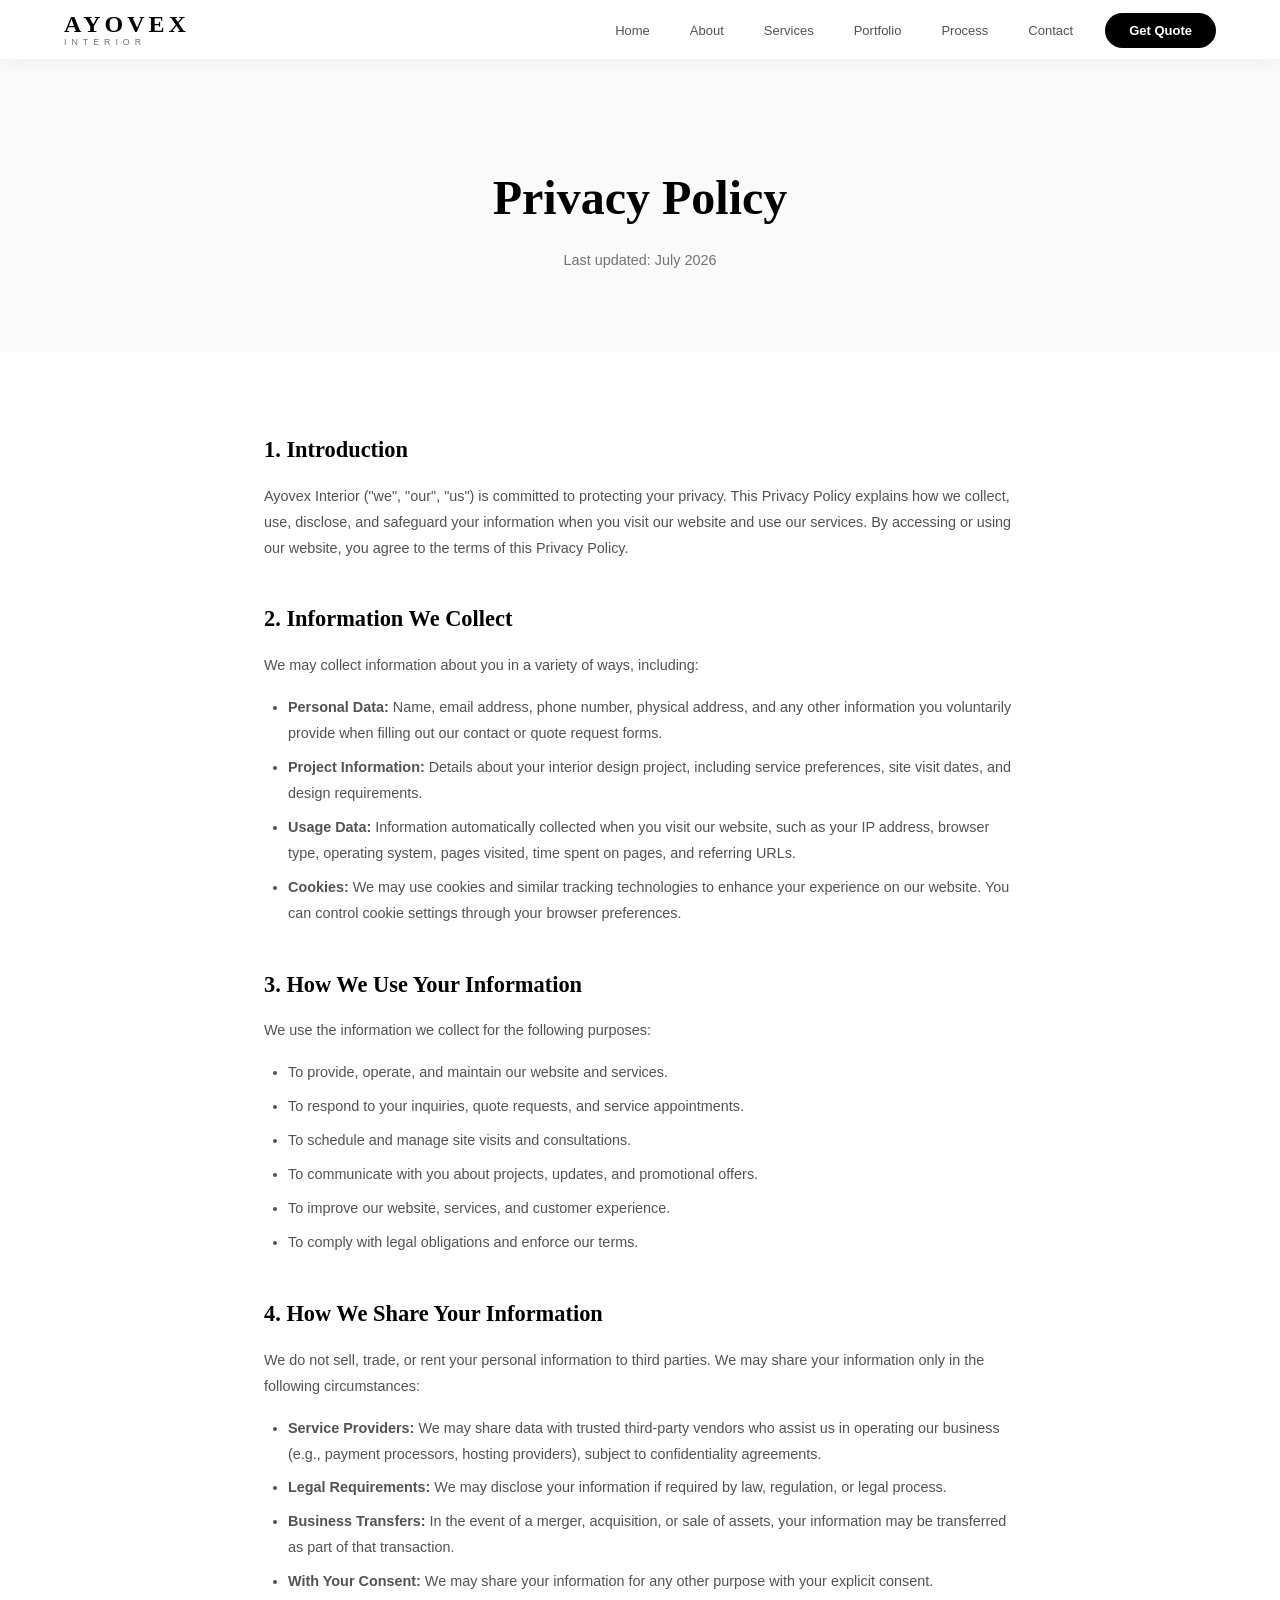
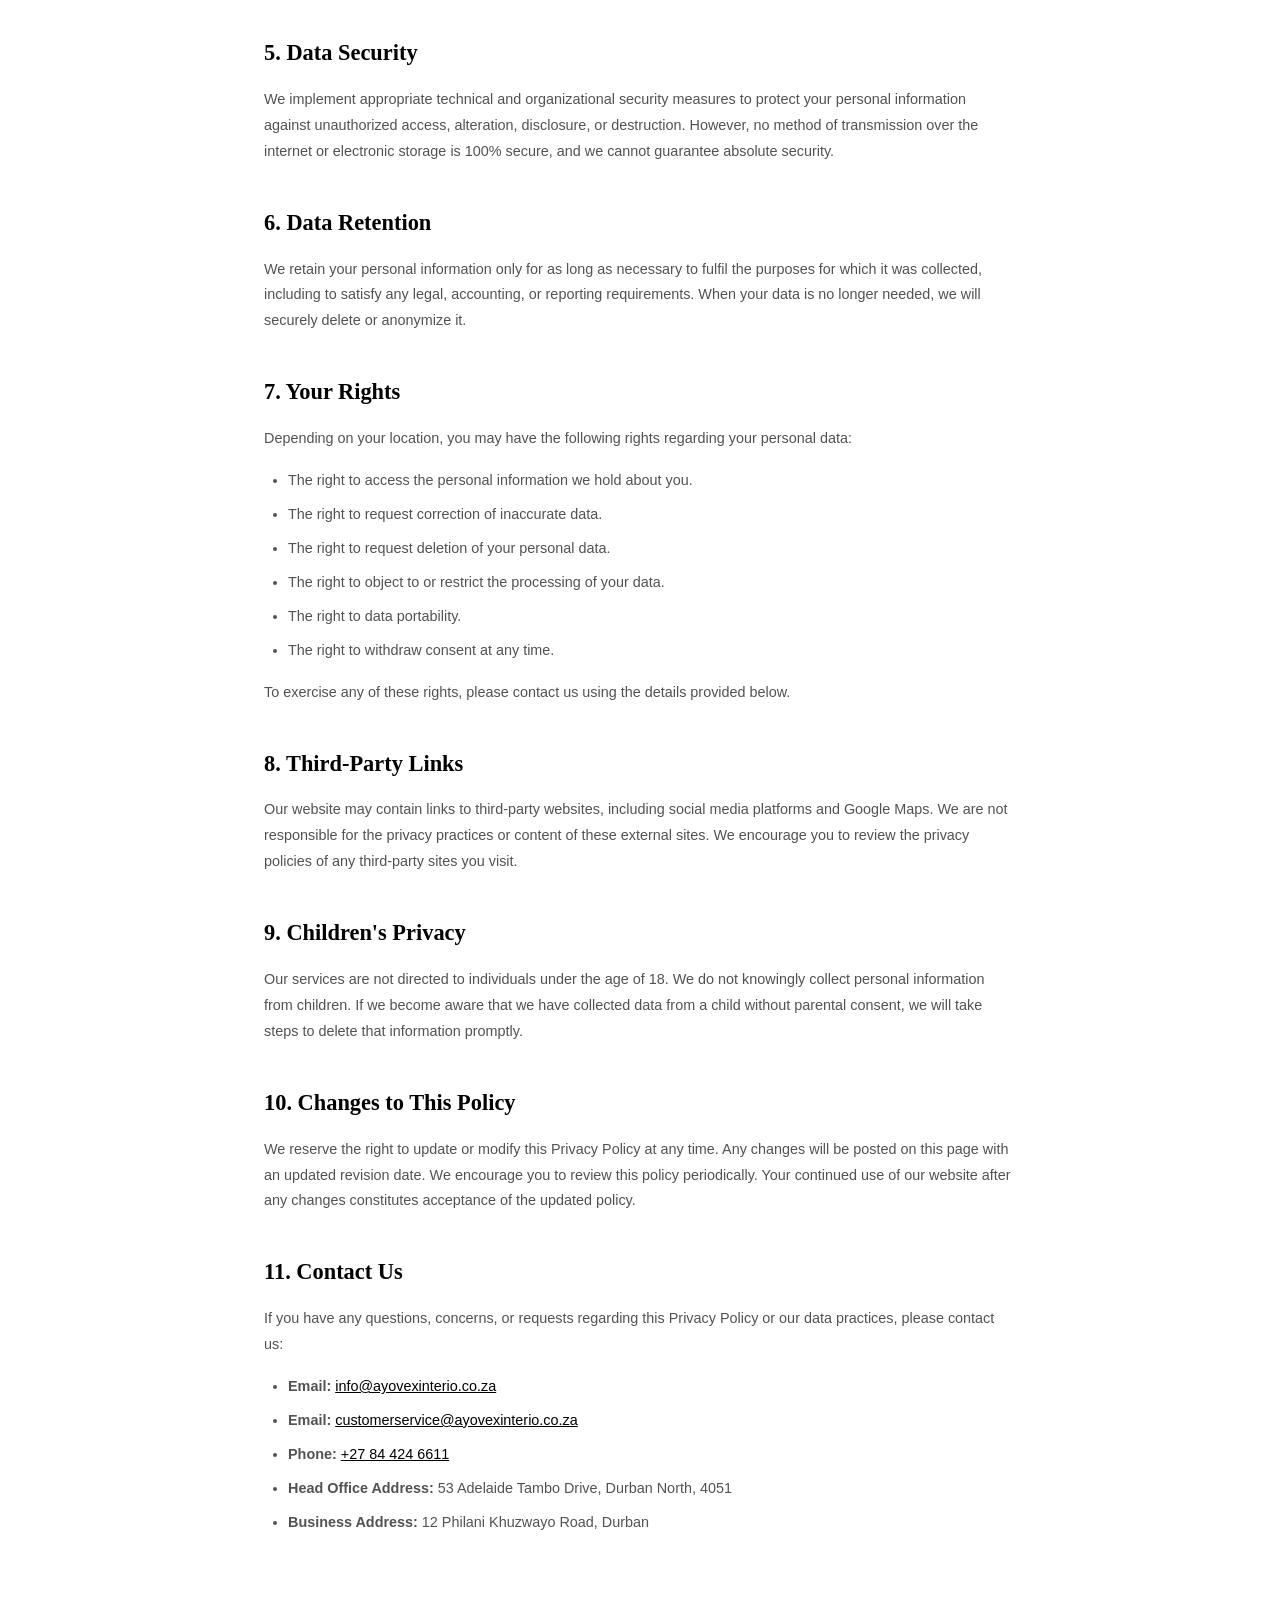
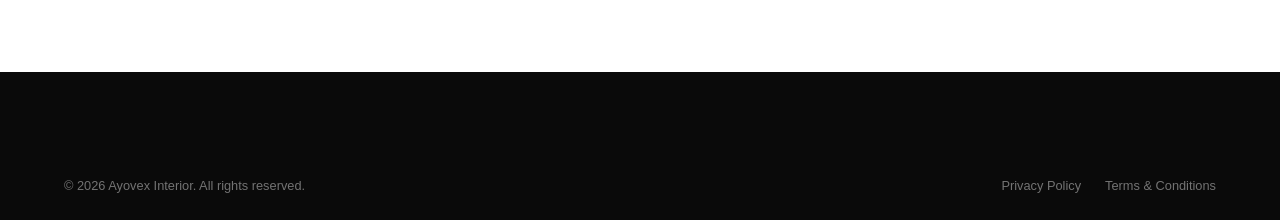
<file: privacy-policy.html>
<!DOCTYPE html>
<html lang="en">
<head>
  <meta charset="UTF-8">
  <meta name="viewport" content="width=device-width, initial-scale=1.0">
  <meta name="description" content="Ayovex Interior Privacy Policy - How we collect, use, and protect your personal information.">
  <title>Privacy Policy | Ayovex Interior</title>
  <link rel="icon" type="image/svg+xml" href="data:image/svg+xml,<svg xmlns='http://www.w3.org/2000/svg' viewBox='0 0 100 100'><text y='.9em' font-size='90'>🪑</text></svg>">
  <link rel="canonical" href="https://ayovexinterio.co.za/privacy-policy.html">
  <link rel="stylesheet" href="css/style.css">
  <style>
    .legal-hero {
      padding: 160px 0 80px;
      background: var(--gray-50);
      text-align: center;
    }
    .legal-hero h1 {
      font-family: var(--font-serif);
      font-size: clamp(2rem, 4vw, 3rem);
      font-weight: 600;
      color: var(--black);
      margin-bottom: 12px;
    }
    .legal-hero p {
      font-size: 0.9rem;
      color: var(--gray-500);
    }
    .legal-content {
      padding: 80px 0 120px;
    }
    .legal-content .container {
      max-width: 800px;
    }
    .legal-content h2 {
      font-family: var(--font-serif);
      font-size: 1.4rem;
      font-weight: 600;
      color: var(--black);
      margin: 40px 0 16px;
    }
    .legal-content h2:first-child {
      margin-top: 0;
    }
    .legal-content p {
      font-size: 0.9rem;
      color: var(--gray-600);
      line-height: 1.8;
      margin-bottom: 16px;
    }
    .legal-content ul {
      list-style: disc;
      padding-left: 24px;
      margin-bottom: 16px;
    }
    .legal-content ul li {
      font-size: 0.9rem;
      color: var(--gray-600);
      line-height: 1.8;
      margin-bottom: 8px;
    }
    .legal-content a {
      color: var(--black);
      font-weight: 500;
      text-decoration: underline;
    }
  </style>
</head>
<body>

  <!-- Navigation -->
  <nav id="navbar" class="navbar scrolled">
    <div class="nav-container">
      <a href="index.html" class="nav-logo">
        <span class="logo-main">AYOVEX</span>
        <span class="logo-sub">INTERIOR</span>
      </a>
      <button class="nav-toggle" id="navToggle" aria-label="Toggle menu">
        <span></span><span></span><span></span>
      </button>
      <ul class="nav-menu" id="navMenu">
        <li><a href="index.html#home" class="nav-link">Home</a></li>
        <li><a href="index.html#about" class="nav-link">About</a></li>
        <li><a href="index.html#services" class="nav-link">Services</a></li>
        <li><a href="index.html#portfolio" class="nav-link">Portfolio</a></li>
        <li><a href="index.html#process" class="nav-link">Process</a></li>
        <li><a href="index.html#contact" class="nav-link">Contact</a></li>
        <li><a href="index.html#contact" class="nav-cta">Get Quote</a></li>
      </ul>
    </div>
  </nav>

  <!-- Hero -->
  <section class="legal-hero">
    <div class="container">
      <h1>Privacy Policy</h1>
      <p>Last updated: July 2026</p>
    </div>
  </section>

  <!-- Content -->
  <section class="legal-content">
    <div class="container">

      <h2>1. Introduction</h2>
      <p>Ayovex Interior ("we", "our", "us") is committed to protecting your privacy. This Privacy Policy explains how we collect, use, disclose, and safeguard your information when you visit our website and use our services. By accessing or using our website, you agree to the terms of this Privacy Policy.</p>

      <h2>2. Information We Collect</h2>
      <p>We may collect information about you in a variety of ways, including:</p>
      <ul>
        <li><strong>Personal Data:</strong> Name, email address, phone number, physical address, and any other information you voluntarily provide when filling out our contact or quote request forms.</li>
        <li><strong>Project Information:</strong> Details about your interior design project, including service preferences, site visit dates, and design requirements.</li>
        <li><strong>Usage Data:</strong> Information automatically collected when you visit our website, such as your IP address, browser type, operating system, pages visited, time spent on pages, and referring URLs.</li>
        <li><strong>Cookies:</strong> We may use cookies and similar tracking technologies to enhance your experience on our website. You can control cookie settings through your browser preferences.</li>
      </ul>

      <h2>3. How We Use Your Information</h2>
      <p>We use the information we collect for the following purposes:</p>
      <ul>
        <li>To provide, operate, and maintain our website and services.</li>
        <li>To respond to your inquiries, quote requests, and service appointments.</li>
        <li>To schedule and manage site visits and consultations.</li>
        <li>To communicate with you about projects, updates, and promotional offers.</li>
        <li>To improve our website, services, and customer experience.</li>
        <li>To comply with legal obligations and enforce our terms.</li>
      </ul>

      <h2>4. How We Share Your Information</h2>
      <p>We do not sell, trade, or rent your personal information to third parties. We may share your information only in the following circumstances:</p>
      <ul>
        <li><strong>Service Providers:</strong> We may share data with trusted third-party vendors who assist us in operating our business (e.g., payment processors, hosting providers), subject to confidentiality agreements.</li>
        <li><strong>Legal Requirements:</strong> We may disclose your information if required by law, regulation, or legal process.</li>
        <li><strong>Business Transfers:</strong> In the event of a merger, acquisition, or sale of assets, your information may be transferred as part of that transaction.</li>
        <li><strong>With Your Consent:</strong> We may share your information for any other purpose with your explicit consent.</li>
      </ul>

      <h2>5. Data Security</h2>
      <p>We implement appropriate technical and organizational security measures to protect your personal information against unauthorized access, alteration, disclosure, or destruction. However, no method of transmission over the internet or electronic storage is 100% secure, and we cannot guarantee absolute security.</p>

      <h2>6. Data Retention</h2>
      <p>We retain your personal information only for as long as necessary to fulfil the purposes for which it was collected, including to satisfy any legal, accounting, or reporting requirements. When your data is no longer needed, we will securely delete or anonymize it.</p>

      <h2>7. Your Rights</h2>
      <p>Depending on your location, you may have the following rights regarding your personal data:</p>
      <ul>
        <li>The right to access the personal information we hold about you.</li>
        <li>The right to request correction of inaccurate data.</li>
        <li>The right to request deletion of your personal data.</li>
        <li>The right to object to or restrict the processing of your data.</li>
        <li>The right to data portability.</li>
        <li>The right to withdraw consent at any time.</li>
      </ul>
      <p>To exercise any of these rights, please contact us using the details provided below.</p>

      <h2>8. Third-Party Links</h2>
      <p>Our website may contain links to third-party websites, including social media platforms and Google Maps. We are not responsible for the privacy practices or content of these external sites. We encourage you to review the privacy policies of any third-party sites you visit.</p>

      <h2>9. Children's Privacy</h2>
      <p>Our services are not directed to individuals under the age of 18. We do not knowingly collect personal information from children. If we become aware that we have collected data from a child without parental consent, we will take steps to delete that information promptly.</p>

      <h2>10. Changes to This Policy</h2>
      <p>We reserve the right to update or modify this Privacy Policy at any time. Any changes will be posted on this page with an updated revision date. We encourage you to review this policy periodically. Your continued use of our website after any changes constitutes acceptance of the updated policy.</p>

      <h2>11. Contact Us</h2>
      <p>If you have any questions, concerns, or requests regarding this Privacy Policy or our data practices, please contact us:</p>
      <ul>
        <li><strong>Email:</strong> <a href="mailto:info@ayovexinterio.co.za">info@ayovexinterio.co.za</a></li>
        <li><strong>Email:</strong> <a href="mailto:customerservice@ayovexinterio.co.za">customerservice@ayovexinterio.co.za</a></li>
        <li><strong>Phone:</strong> <a href="tel:+27844246611">+27 84 424 6611</a></li>
        <li><strong>Head Office Address:</strong> 53 Adelaide Tambo Drive, Durban North, 4051</li>
        <li><strong>Business Address:</strong> 12 Philani Khuzwayo Road, Durban</li>
      </ul>

    </div>
  </section>

  <!-- Footer -->
  <footer class="footer">
    <div class="container">
      <div class="footer-bottom">
        <p>&copy; 2026 Ayovex Interior. All rights reserved.</p>
        <div class="footer-legal">
          <a href="privacy-policy.html">Privacy Policy</a>
          <a href="terms-conditions.html">Terms & Conditions</a>
        </div>
      </div>
    </div>
  </footer>

  <script>
    document.getElementById('navToggle').addEventListener('click', function() {
      this.classList.toggle('active');
      document.getElementById('navMenu').classList.toggle('active');
    });
  </script>
</body>
</html>
</file>
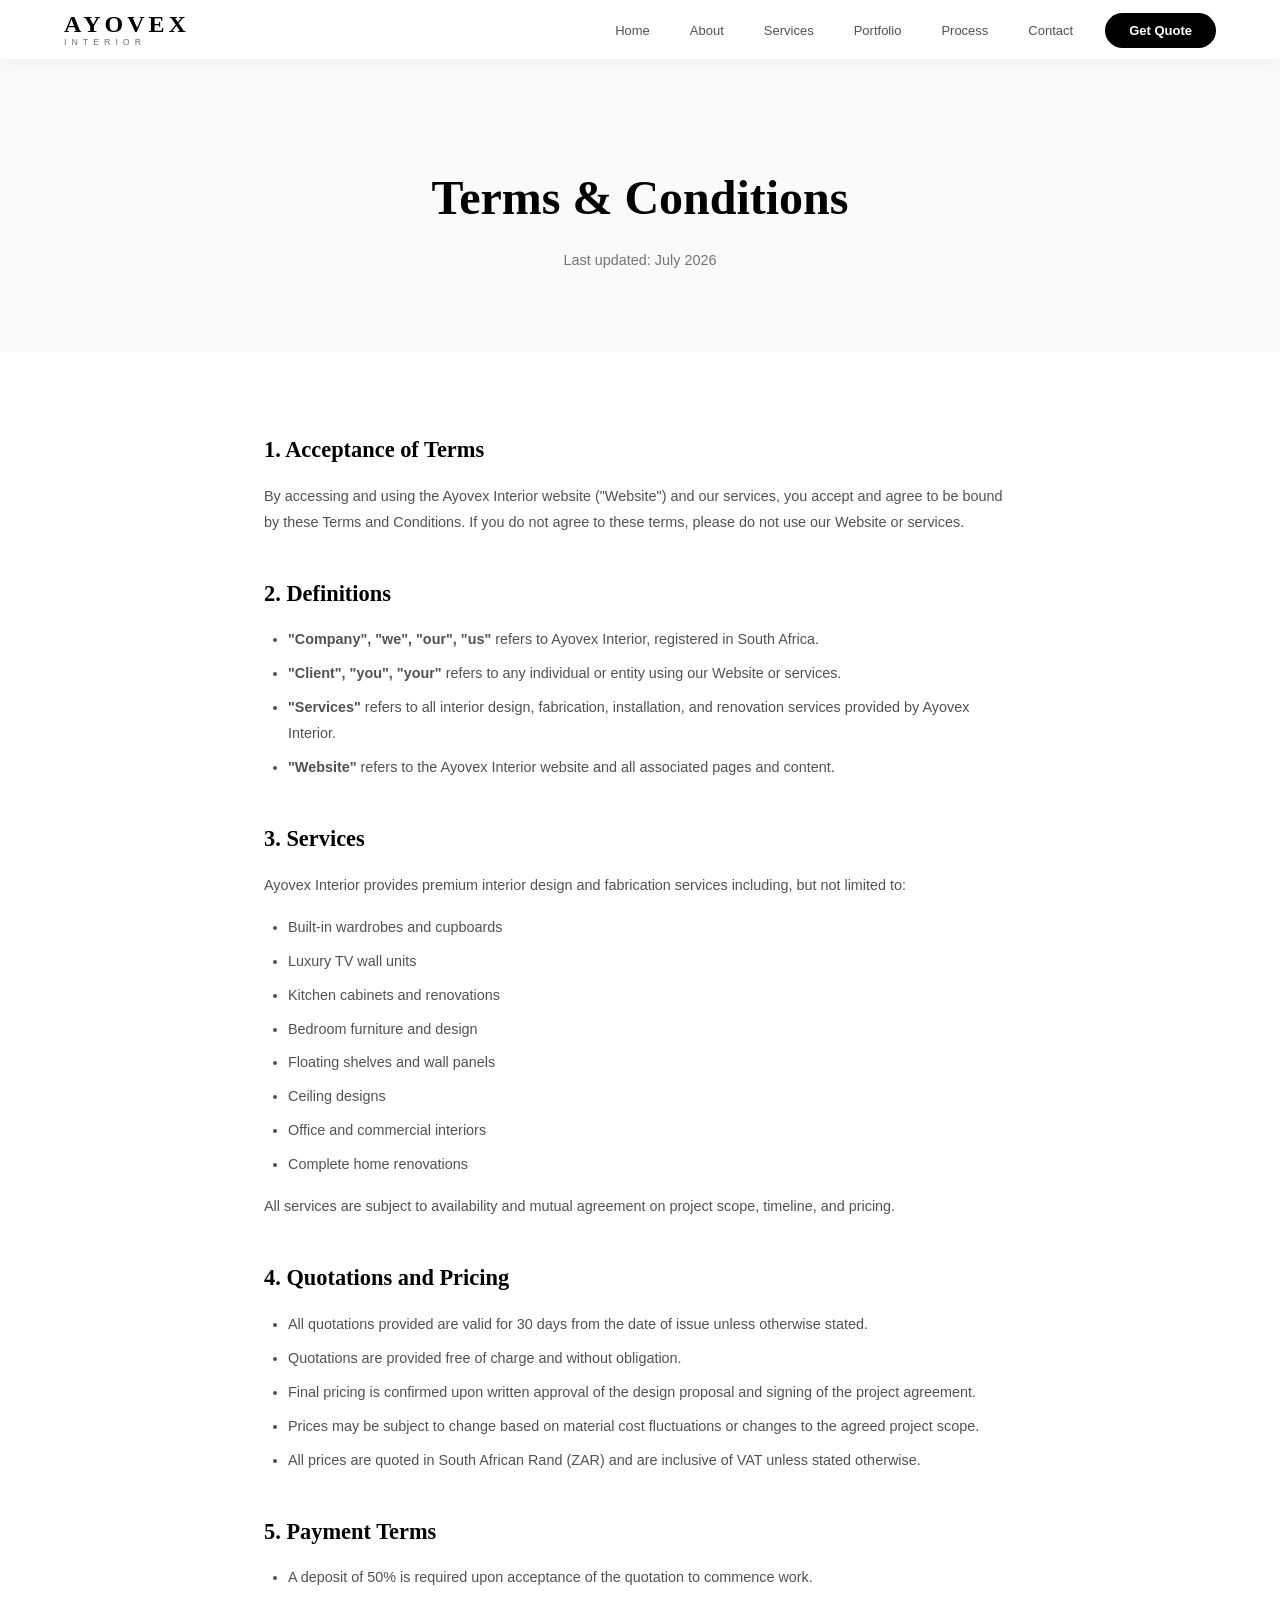
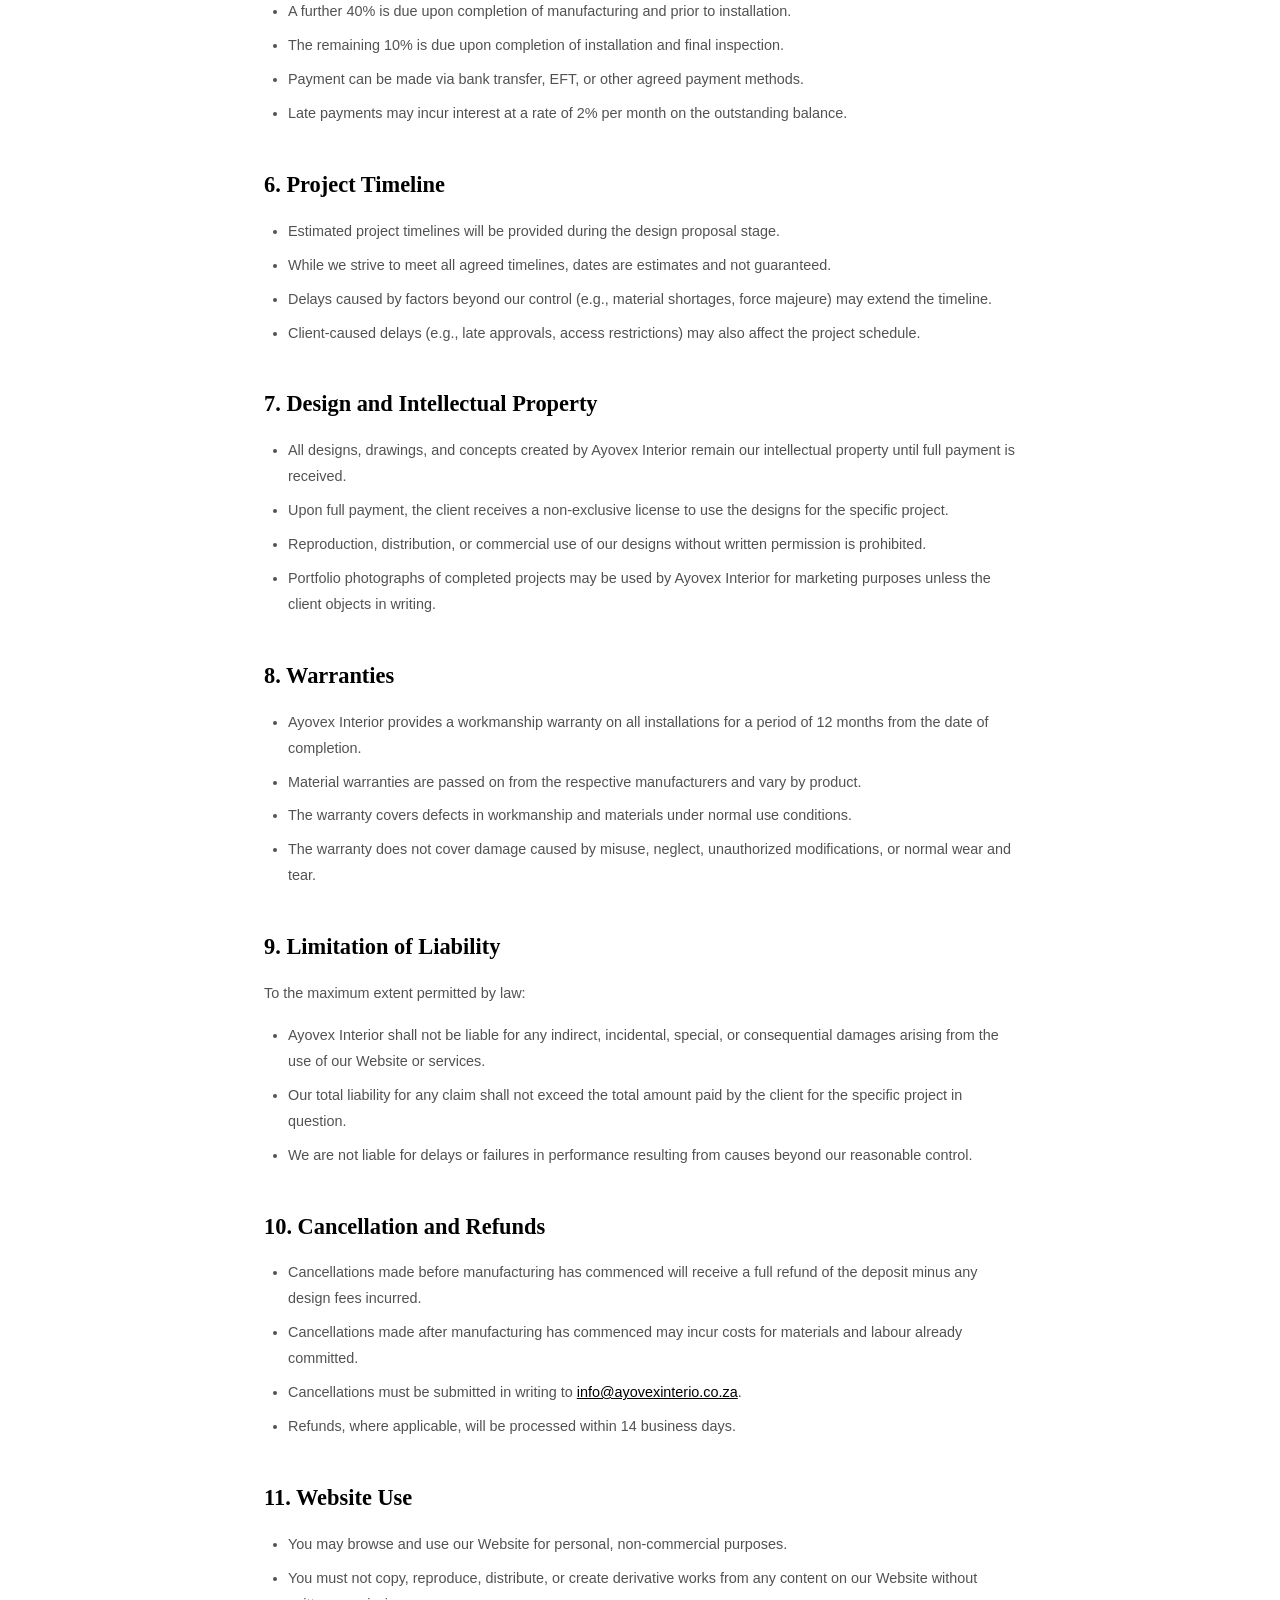
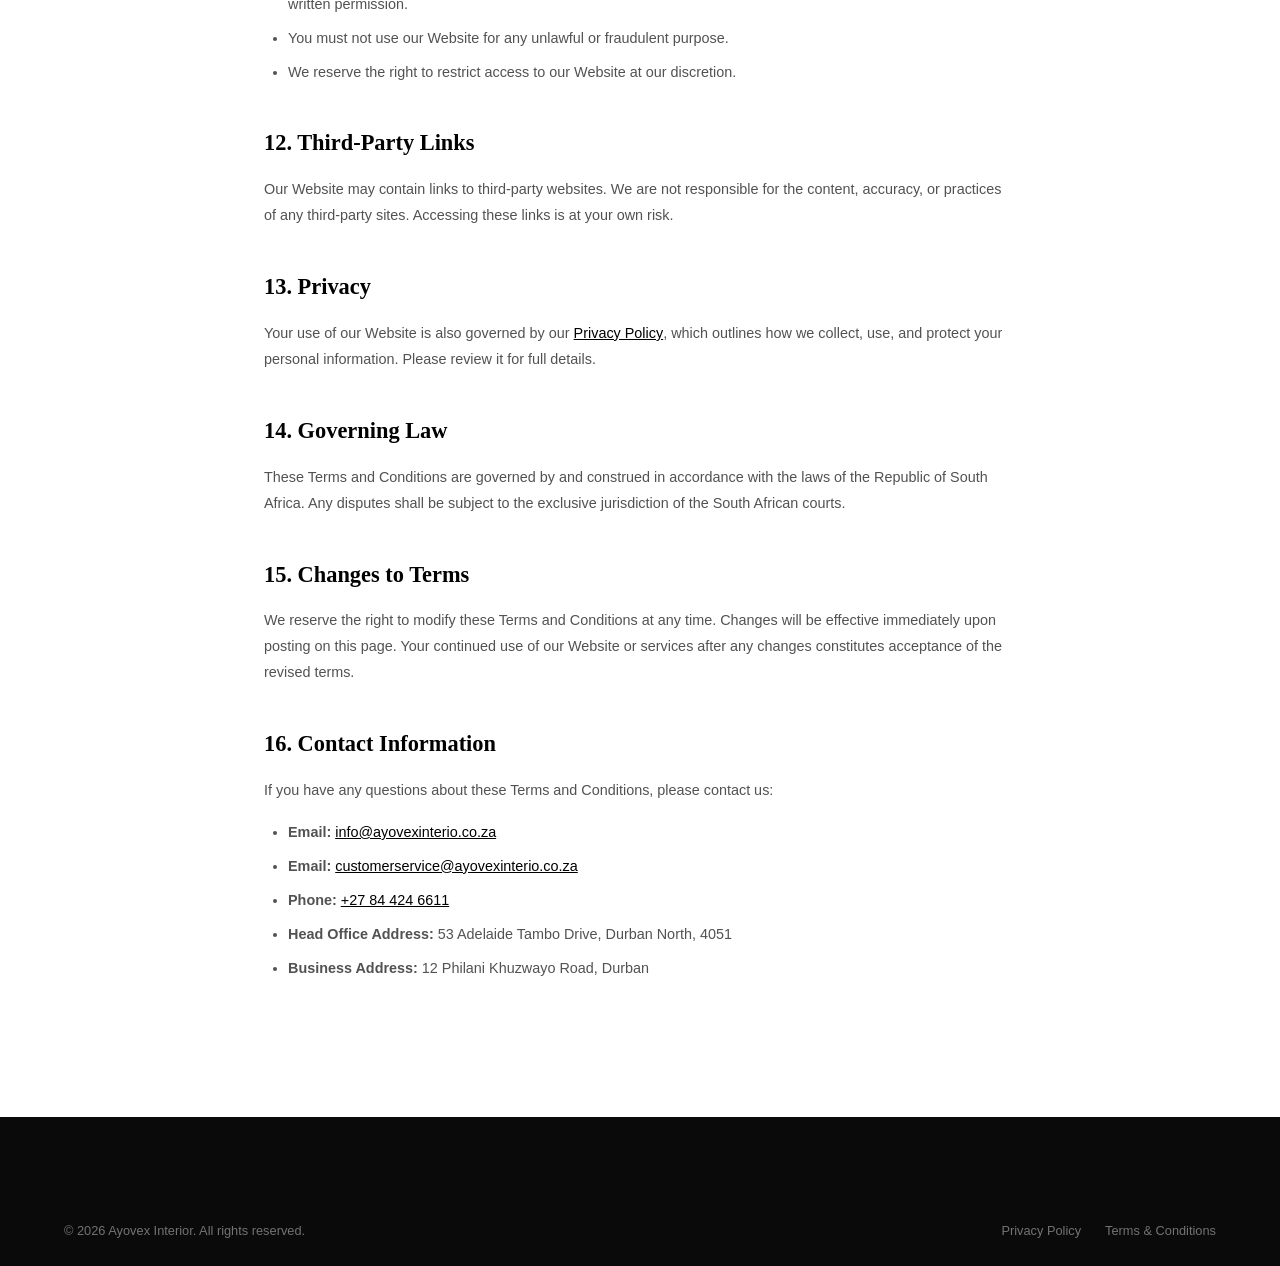
<file: terms-conditions.html>
<!DOCTYPE html>
<html lang="en">
<head>
  <meta charset="UTF-8">
  <meta name="viewport" content="width=device-width, initial-scale=1.0">
  <meta name="description" content="Ayovex Interior Terms and Conditions - The rules governing the use of our website and services.">
  <title>Terms & Conditions | Ayovex Interior</title>
  <link rel="icon" type="image/svg+xml" href="data:image/svg+xml,<svg xmlns='http://www.w3.org/2000/svg' viewBox='0 0 100 100'><text y='.9em' font-size='90'>🪑</text></svg>">
  <link rel="canonical" href="https://ayovexinterio.co.za/terms-conditions.html">
  <link rel="stylesheet" href="css/style.css">
  <style>
    .legal-hero {
      padding: 160px 0 80px;
      background: var(--gray-50);
      text-align: center;
    }
    .legal-hero h1 {
      font-family: var(--font-serif);
      font-size: clamp(2rem, 4vw, 3rem);
      font-weight: 600;
      color: var(--black);
      margin-bottom: 12px;
    }
    .legal-hero p {
      font-size: 0.9rem;
      color: var(--gray-500);
    }
    .legal-content {
      padding: 80px 0 120px;
    }
    .legal-content .container {
      max-width: 800px;
    }
    .legal-content h2 {
      font-family: var(--font-serif);
      font-size: 1.4rem;
      font-weight: 600;
      color: var(--black);
      margin: 40px 0 16px;
    }
    .legal-content h2:first-child {
      margin-top: 0;
    }
    .legal-content p {
      font-size: 0.9rem;
      color: var(--gray-600);
      line-height: 1.8;
      margin-bottom: 16px;
    }
    .legal-content ul {
      list-style: disc;
      padding-left: 24px;
      margin-bottom: 16px;
    }
    .legal-content ul li {
      font-size: 0.9rem;
      color: var(--gray-600);
      line-height: 1.8;
      margin-bottom: 8px;
    }
    .legal-content a {
      color: var(--black);
      font-weight: 500;
      text-decoration: underline;
    }
  </style>
</head>
<body>

  <!-- Navigation -->
  <nav id="navbar" class="navbar scrolled">
    <div class="nav-container">
      <a href="index.html" class="nav-logo">
        <span class="logo-main">AYOVEX</span>
        <span class="logo-sub">INTERIOR</span>
      </a>
      <button class="nav-toggle" id="navToggle" aria-label="Toggle menu">
        <span></span><span></span><span></span>
      </button>
      <ul class="nav-menu" id="navMenu">
        <li><a href="index.html#home" class="nav-link">Home</a></li>
        <li><a href="index.html#about" class="nav-link">About</a></li>
        <li><a href="index.html#services" class="nav-link">Services</a></li>
        <li><a href="index.html#portfolio" class="nav-link">Portfolio</a></li>
        <li><a href="index.html#process" class="nav-link">Process</a></li>
        <li><a href="index.html#contact" class="nav-link">Contact</a></li>
        <li><a href="index.html#contact" class="nav-cta">Get Quote</a></li>
      </ul>
    </div>
  </nav>

  <!-- Hero -->
  <section class="legal-hero">
    <div class="container">
      <h1>Terms & Conditions</h1>
      <p>Last updated: July 2026</p>
    </div>
  </section>

  <!-- Content -->
  <section class="legal-content">
    <div class="container">

      <h2>1. Acceptance of Terms</h2>
      <p>By accessing and using the Ayovex Interior website ("Website") and our services, you accept and agree to be bound by these Terms and Conditions. If you do not agree to these terms, please do not use our Website or services.</p>

      <h2>2. Definitions</h2>
      <ul>
        <li><strong>"Company", "we", "our", "us"</strong> refers to Ayovex Interior, registered in South Africa.</li>
        <li><strong>"Client", "you", "your"</strong> refers to any individual or entity using our Website or services.</li>
        <li><strong>"Services"</strong> refers to all interior design, fabrication, installation, and renovation services provided by Ayovex Interior.</li>
        <li><strong>"Website"</strong> refers to the Ayovex Interior website and all associated pages and content.</li>
      </ul>

      <h2>3. Services</h2>
      <p>Ayovex Interior provides premium interior design and fabrication services including, but not limited to:</p>
      <ul>
        <li>Built-in wardrobes and cupboards</li>
        <li>Luxury TV wall units</li>
        <li>Kitchen cabinets and renovations</li>
        <li>Bedroom furniture and design</li>
        <li>Floating shelves and wall panels</li>
        <li>Ceiling designs</li>
        <li>Office and commercial interiors</li>
        <li>Complete home renovations</li>
      </ul>
      <p>All services are subject to availability and mutual agreement on project scope, timeline, and pricing.</p>

      <h2>4. Quotations and Pricing</h2>
      <ul>
        <li>All quotations provided are valid for 30 days from the date of issue unless otherwise stated.</li>
        <li>Quotations are provided free of charge and without obligation.</li>
        <li>Final pricing is confirmed upon written approval of the design proposal and signing of the project agreement.</li>
        <li>Prices may be subject to change based on material cost fluctuations or changes to the agreed project scope.</li>
        <li>All prices are quoted in South African Rand (ZAR) and are inclusive of VAT unless stated otherwise.</li>
      </ul>

      <h2>5. Payment Terms</h2>
      <ul>
        <li>A deposit of 50% is required upon acceptance of the quotation to commence work.</li>
        <li>A further 40% is due upon completion of manufacturing and prior to installation.</li>
        <li>The remaining 10% is due upon completion of installation and final inspection.</li>
        <li>Payment can be made via bank transfer, EFT, or other agreed payment methods.</li>
        <li>Late payments may incur interest at a rate of 2% per month on the outstanding balance.</li>
      </ul>

      <h2>6. Project Timeline</h2>
      <ul>
        <li>Estimated project timelines will be provided during the design proposal stage.</li>
        <li>While we strive to meet all agreed timelines, dates are estimates and not guaranteed.</li>
        <li>Delays caused by factors beyond our control (e.g., material shortages, force majeure) may extend the timeline.</li>
        <li>Client-caused delays (e.g., late approvals, access restrictions) may also affect the project schedule.</li>
      </ul>

      <h2>7. Design and Intellectual Property</h2>
      <ul>
        <li>All designs, drawings, and concepts created by Ayovex Interior remain our intellectual property until full payment is received.</li>
        <li>Upon full payment, the client receives a non-exclusive license to use the designs for the specific project.</li>
        <li>Reproduction, distribution, or commercial use of our designs without written permission is prohibited.</li>
        <li>Portfolio photographs of completed projects may be used by Ayovex Interior for marketing purposes unless the client objects in writing.</li>
      </ul>

      <h2>8. Warranties</h2>
      <ul>
        <li>Ayovex Interior provides a workmanship warranty on all installations for a period of 12 months from the date of completion.</li>
        <li>Material warranties are passed on from the respective manufacturers and vary by product.</li>
        <li>The warranty covers defects in workmanship and materials under normal use conditions.</li>
        <li>The warranty does not cover damage caused by misuse, neglect, unauthorized modifications, or normal wear and tear.</li>
      </ul>

      <h2>9. Limitation of Liability</h2>
      <p>To the maximum extent permitted by law:</p>
      <ul>
        <li>Ayovex Interior shall not be liable for any indirect, incidental, special, or consequential damages arising from the use of our Website or services.</li>
        <li>Our total liability for any claim shall not exceed the total amount paid by the client for the specific project in question.</li>
        <li>We are not liable for delays or failures in performance resulting from causes beyond our reasonable control.</li>
      </ul>

      <h2>10. Cancellation and Refunds</h2>
      <ul>
        <li>Cancellations made before manufacturing has commenced will receive a full refund of the deposit minus any design fees incurred.</li>
        <li>Cancellations made after manufacturing has commenced may incur costs for materials and labour already committed.</li>
        <li>Cancellations must be submitted in writing to <a href="mailto:info@ayovexinterio.co.za">info@ayovexinterio.co.za</a>.</li>
        <li>Refunds, where applicable, will be processed within 14 business days.</li>
      </ul>

      <h2>11. Website Use</h2>
      <ul>
        <li>You may browse and use our Website for personal, non-commercial purposes.</li>
        <li>You must not copy, reproduce, distribute, or create derivative works from any content on our Website without written permission.</li>
        <li>You must not use our Website for any unlawful or fraudulent purpose.</li>
        <li>We reserve the right to restrict access to our Website at our discretion.</li>
      </ul>

      <h2>12. Third-Party Links</h2>
      <p>Our Website may contain links to third-party websites. We are not responsible for the content, accuracy, or practices of any third-party sites. Accessing these links is at your own risk.</p>

      <h2>13. Privacy</h2>
      <p>Your use of our Website is also governed by our <a href="privacy-policy.html">Privacy Policy</a>, which outlines how we collect, use, and protect your personal information. Please review it for full details.</p>

      <h2>14. Governing Law</h2>
      <p>These Terms and Conditions are governed by and construed in accordance with the laws of the Republic of South Africa. Any disputes shall be subject to the exclusive jurisdiction of the South African courts.</p>

      <h2>15. Changes to Terms</h2>
      <p>We reserve the right to modify these Terms and Conditions at any time. Changes will be effective immediately upon posting on this page. Your continued use of our Website or services after any changes constitutes acceptance of the revised terms.</p>

      <h2>16. Contact Information</h2>
      <p>If you have any questions about these Terms and Conditions, please contact us:</p>
      <ul>
        <li><strong>Email:</strong> <a href="mailto:info@ayovexinterio.co.za">info@ayovexinterio.co.za</a></li>
        <li><strong>Email:</strong> <a href="mailto:customerservice@ayovexinterio.co.za">customerservice@ayovexinterio.co.za</a></li>
        <li><strong>Phone:</strong> <a href="tel:+27844246611">+27 84 424 6611</a></li>
        <li><strong>Head Office Address:</strong> 53 Adelaide Tambo Drive, Durban North, 4051</li>
        <li><strong>Business Address:</strong> 12 Philani Khuzwayo Road, Durban</li>
      </ul>

    </div>
  </section>

  <!-- Footer -->
  <footer class="footer">
    <div class="container">
      <div class="footer-bottom">
        <p>&copy; 2026 Ayovex Interior. All rights reserved.</p>
        <div class="footer-legal">
          <a href="privacy-policy.html">Privacy Policy</a>
          <a href="terms-conditions.html">Terms & Conditions</a>
        </div>
      </div>
    </div>
  </footer>

  <script>
    document.getElementById('navToggle').addEventListener('click', function() {
      this.classList.toggle('active');
      document.getElementById('navMenu').classList.toggle('active');
    });
  </script>
</body>
</html>
</file>
<file: css/style.css>
/* ============================================
   AYOVEX INTERIOR - Premium Interior Design
   Black & White Luxury Theme
   ============================================ */

html {
  overflow-x: hidden;
}

/* Reset & Base */
*, *::before, *::after {
  margin: 0;
  padding: 0;
  box-sizing: border-box;
}

:root {
  --white: #ffffff;
  --black: #000000;
  --gray-50: #fafafa;
  --gray-100: #f5f5f5;
  --gray-200: #e5e5e5;
  --gray-300: #d4d4d4;
  --gray-400: #a3a3a3;
  --gray-500: #737373;
  --gray-600: #525252;
  --gray-700: #404040;
  --gray-800: #262626;
  --gray-900: #171717;
  --gray-950: #0a0a0a;
  --font-sans: -apple-system, BlinkMacSystemFont, 'Segoe UI', Roboto, Oxygen, Ubuntu, Cantarell, sans-serif;
  --font-serif: Georgia, 'Times New Roman', serif;
  --transition: 0.3s cubic-bezier(0.4, 0, 0.2, 1);
  --transition-slow: 0.6s cubic-bezier(0.4, 0, 0.2, 1);
  --shadow-sm: 0 1px 3px rgba(0,0,0,0.08);
  --shadow-md: 0 4px 20px rgba(0,0,0,0.08);
  --shadow-lg: 0 10px 40px rgba(0,0,0,0.1);
  --shadow-xl: 0 20px 60px rgba(0,0,0,0.12);
  --radius-sm: 8px;
  --radius-md: 12px;
  --radius-lg: 16px;
  --radius-xl: 24px;
}

html {
  scroll-behavior: smooth;
  scroll-padding-top: 80px;
}

body {
  font-family: var(--font-sans);
  color: var(--gray-900);
  background: var(--white);
  line-height: 1.6;
  overflow-x: hidden;
  -webkit-font-smoothing: antialiased;
  -moz-osx-font-smoothing: grayscale;
}

a {
  text-decoration: none;
  color: inherit;
  transition: var(--transition);
}

img {
  max-width: 100%;
  display: block;
}

ul {
  list-style: none;
}

.container {
  max-width: 1200px;
  margin: 0 auto;
  padding: 0 24px;
}

.section {
  padding: 120px 0;
}

.section-header {
  text-align: center;
  margin-bottom: 64px;
}

.section-tag {
  font-size: 0.75rem;
  font-weight: 600;
  letter-spacing: 3px;
  text-transform: uppercase;
  color: var(--gray-500);
  margin-bottom: 16px;
}

.section-title {
  font-family: var(--font-serif);
  font-size: clamp(2rem, 4vw, 3rem);
  font-weight: 600;
  line-height: 1.2;
  margin-bottom: 16px;
  color: var(--black);
}

.section-desc {
  font-size: 1.1rem;
  color: var(--gray-500);
  max-width: 560px;
  margin: 0 auto;
  line-height: 1.7;
}

/* Buttons */
.btn {
  display: inline-flex;
  align-items: center;
  justify-content: center;
  padding: 14px 32px;
  font-family: var(--font-sans);
  font-size: 0.875rem;
  font-weight: 600;
  letter-spacing: 0.5px;
  border-radius: 50px;
  cursor: pointer;
  border: none;
  transition: var(--transition);
  position: relative;
  overflow: hidden;
}

.btn-primary {
  background: var(--black);
  color: var(--white);
}

.btn-primary:hover {
  background: var(--gray-800);
  transform: translateY(-2px);
  box-shadow: var(--shadow-lg);
}

.btn-outline {
  background: transparent;
  color: var(--white);
  border: 1.5px solid rgba(255,255,255,0.4);
}

.btn-outline:hover {
  background: var(--white);
  color: var(--black);
  border-color: var(--white);
}

.btn-full {
  width: 100%;
}

/* ============================================
   LOADER
   ============================================ */
.loader-content {
  text-align: center;
}

.loader-logo {
  font-family: Georgia, 'Times New Roman', serif;
  font-size: 3rem;
  font-weight: 700;
  color: var(--white);
  letter-spacing: 8px;
}

.loader-sub {
  font-size: 0.75rem;
  letter-spacing: 6px;
  color: var(--gray-400);
  margin-top: 4px;
}

.loader-bar {
  width: 120px;
  height: 2px;
  background: var(--gray-800);
  margin: 32px auto 0;
  border-radius: 2px;
  overflow: hidden;
}

.loader-bar-fill {
  width: 0%;
  height: 100%;
  background: var(--white);
  animation: loaderFill 1.8s ease forwards;
}

.loader {
  position: fixed;
  top: 0;
  left: 0;
  width: 100%;
  height: 100%;
  background: var(--black);
  display: flex;
  align-items: center;
  justify-content: center;
  z-index: 10000;
  animation: loaderFade 0.6s ease 2.2s forwards;
}

@keyframes loaderFill {
  to { width: 100%; }
}

@keyframes loaderFade {
  to {
    opacity: 0;
    visibility: hidden;
    pointer-events: none;
  }
}

/* ============================================
   NAVIGATION
   ============================================ */
.navbar {
  position: fixed;
  top: 0;
  left: 0;
  width: 100%;
  z-index: 1000;
  padding: 20px 0;
  transition: var(--transition);
}

.navbar.scrolled {
  background: rgba(255,255,255,0.95);
  backdrop-filter: blur(20px);
  -webkit-backdrop-filter: blur(20px);
  padding: 12px 0;
  box-shadow: 0 1px 20px rgba(0,0,0,0.06);
}

.nav-toggle.active span {
  background: var(--black) !important;
}

.nav-container {
  max-width: 1200px;
  margin: 0 auto;
  padding: 0 24px;
  display: flex;
  align-items: center;
  justify-content: space-between;
}

.nav-logo {
  display: flex;
  flex-direction: column;
  line-height: 1;
}

.logo-main {
  font-family: Georgia, 'Times New Roman', serif;
  font-size: 1.5rem;
  font-weight: 700;
  letter-spacing: 4px;
  color: var(--white);
  transition: var(--transition);
}

.logo-sub {
  font-size: 0.55rem;
  letter-spacing: 5px;
  color: var(--gray-400);
  margin-top: 2px;
  transition: var(--transition);
}

.navbar.scrolled .logo-main {
  color: var(--black);
}

.navbar.scrolled .logo-sub {
  color: var(--gray-500);
}

.nav-menu {
  display: flex;
  align-items: center;
  gap: 8px;
}

.nav-link {
  font-size: 0.8125rem;
  font-weight: 500;
  color: rgba(255,255,255,0.7);
  padding: 8px 16px;
  border-radius: 50px;
  transition: var(--transition);
}
.nav-link:hover,
.nav-link.active {
  color: var(--white);
  background: rgba(255,255,255,0.1);
}

.navbar.scrolled .nav-link {
  color: var(--gray-600);
}

.navbar.scrolled .nav-link:hover,
.navbar.scrolled .nav-link.active {
  color: var(--black);
  background: var(--gray-100);
}

.nav-cta {
  background: var(--white);
  color: var(--black) !important;
  padding: 10px 24px !important;
  font-weight: 600 !important;
  font-size: 0.8125rem;
  border-radius: 50px;
  margin-left: 8px;
}

.nav-cta:hover {
  background: var(--gray-100) !important;
  transform: translateY(-1px);
}

.navbar.scrolled .nav-cta {
  background: var(--black) !important;
  color: var(--white) !important;
}

.navbar.scrolled .nav-cta:hover {
  background: var(--gray-800) !important;
}

/* Mobile Nav Toggle */
.nav-toggle {
  display: none;
  flex-direction: column;
  gap: 5px;
  background: none;
  border: none;
  cursor: pointer;
  padding: 4px;
  z-index: 1001;
}

.nav-toggle span {
  width: 24px;
  height: 2px;
  background: var(--white);
  transition: var(--transition);
  border-radius: 2px;
}

.navbar.scrolled .nav-toggle span {
  background: var(--black);
}

.nav-toggle.active span:nth-child(1) {
  transform: rotate(45deg) translate(5px, 5px);
}

.nav-toggle.active span:nth-child(2) {
  opacity: 0;
}

.nav-toggle.active span:nth-child(3) {
  transform: rotate(-45deg) translate(5px, -5px);
}

/* ============================================
   HERO
   ============================================ */
.hero {
  position: relative;
  height: 100vh;
  min-height: 700px;
  display: flex;
  align-items: center;
  justify-content: center;
  overflow: hidden;
}

.hero-bg {
  position: absolute;
  inset: 0;
  background: linear-gradient(135deg, var(--gray-950) 0%, var(--gray-800) 50%, var(--gray-900) 100%);
  background-size: cover;
  background-position: center;
  transform: scale(1.05);
  transition: transform 8s ease;
  will-change: transform;
}

.hero-overlay {
  position: absolute;
  inset: 0;
  background: linear-gradient(
    to bottom,
    rgba(0,0,0,0.4) 0%,
    rgba(0,0,0,0.2) 50%,
    rgba(0,0,0,0.6) 100%
  );
}

.hero-content {
  position: relative;
  z-index: 2;
  text-align: center;
  max-width: 800px;
  padding: 0 24px;
}

.hero-tag {
  font-size: 0.75rem;
  font-weight: 600;
  letter-spacing: 4px;
  text-transform: uppercase;
  color: var(--gray-400);
  margin-bottom: 24px;
}

.hero-title {
  font-family: var(--font-serif);
  font-size: clamp(2.5rem, 6vw, 4.5rem);
  font-weight: 600;
  color: var(--white);
  line-height: 1.15;
  margin-bottom: 24px;
}

.hero-subtitle {
  font-size: clamp(1rem, 1.5vw, 1.15rem);
  color: var(--gray-300);
  max-width: 600px;
  margin: 0 auto 40px;
  line-height: 1.7;
}

.hero-buttons {
  display: flex;
  gap: 16px;
  justify-content: center;
  flex-wrap: wrap;
}

/* ============================================
   ABOUT
   ============================================ */
.about {
  background: var(--white);
}

.about-grid {
  display: grid;
  grid-template-columns: 1fr 1fr;
  gap: 80px;
  align-items: center;
  margin-bottom: 80px;
}

.about-text {
  font-size: 1rem;
  color: var(--gray-600);
  line-height: 1.8;
  margin-bottom: 16px;
}

.about-features {
  display: grid;
  grid-template-columns: 1fr 1fr;
  gap: 12px;
  margin-top: 32px;
}

.about-feature {
  display: flex;
  align-items: center;
  gap: 10px;
  font-size: 0.875rem;
  font-weight: 500;
  color: var(--gray-700);
}

.about-feature svg {
  color: var(--black);
  flex-shrink: 0;
}

.about-visual {
  aspect-ratio: 4/5;
  overflow: hidden;
  border-radius: var(--radius-lg);
}

.about-image {
  width: 100%;
  height: 100%;
  object-fit: cover;
  border-radius: var(--radius-lg);
  display: block;
}

/* Stats */
.stats-grid {
  display: grid;
  grid-template-columns: repeat(2, 1fr);
  gap: 24px;
}

.stat-card {
  text-align: center;
  padding: 40px 24px;
  background: var(--gray-50);
  border-radius: var(--radius-lg);
  border: 1px solid var(--gray-100);
  transition: var(--transition);
}

.stat-card:hover {
  transform: translateY(-4px);
  box-shadow: var(--shadow-md);
}

.stat-number {
  font-family: var(--font-serif);
  font-size: 3rem;
  font-weight: 700;
  color: var(--black);
  display: inline;
}

.stat-plus {
  font-family: var(--font-serif);
  font-size: 2rem;
  font-weight: 600;
  color: var(--black);
  display: inline;
}

.stat-label {
  font-size: 0.85rem;
  color: var(--gray-500);
  margin-top: 8px;
  font-weight: 500;
}

/* ============================================
   SERVICES
   ============================================ */
.services {
  background: var(--gray-50);
}

.services-grid {
  display: grid;
  grid-template-columns: repeat(2, 1fr);
  gap: 24px;
}

.service-card {
  background: var(--white);
  padding: 36px 28px;
  border-radius: var(--radius-lg);
  border: 1px solid var(--gray-100);
  transition: var(--transition);
  position: relative;
  overflow: hidden;
}

.service-card::before {
  content: '';
  position: absolute;
  top: 0;
  left: 0;
  width: 100%;
  height: 3px;
  background: var(--black);
  transform: scaleX(0);
  transform-origin: left;
  transition: var(--transition);
}

.service-card:hover {
  transform: translateY(-6px);
  box-shadow: var(--shadow-lg);
  border-color: transparent;
}

.service-card:hover::before {
  transform: scaleX(1);
}

.service-icon {
  width: 56px;
  height: 56px;
  background: var(--gray-50);
  border-radius: var(--radius-md);
  display: flex;
  align-items: center;
  justify-content: center;
  margin-bottom: 20px;
  transition: var(--transition);
}

.service-card:hover .service-icon {
  background: var(--black);
  color: var(--white);
}

.service-icon svg {
  transition: var(--transition);
}

.service-card:hover .service-icon svg {
  stroke: var(--white);
}

.service-card h3 {
  font-size: 1.05rem;
  font-weight: 600;
  margin-bottom: 10px;
  color: var(--black);
}

.service-card p {
  font-size: 0.875rem;
  color: var(--gray-500);
  line-height: 1.6;
  margin-bottom: 16px;
}

.service-link {
  font-size: 0.8125rem;
  font-weight: 600;
  color: var(--black);
  display: inline-flex;
  align-items: center;
  gap: 4px;
  transition: var(--transition);
}

.service-link:hover {
  gap: 8px;
}

/* ============================================
   PORTFOLIO
   ============================================ */
.portfolio {
  background: var(--white);
}

.portfolio-filters {
  display: flex;
  justify-content: center;
  gap: 8px;
  margin-bottom: 48px;
  flex-wrap: wrap;
}

.filter-btn {
  padding: 10px 24px;
  font-family: var(--font-sans);
  font-size: 0.8125rem;
  font-weight: 500;
  color: var(--gray-500);
  background: transparent;
  border: 1.5px solid var(--gray-200);
  border-radius: 50px;
  cursor: pointer;
  transition: var(--transition);
}

.filter-btn:hover {
  color: var(--black);
  border-color: var(--black);
}

.filter-btn.active {
  background: var(--black);
  color: var(--white);
  border-color: var(--black);
}

.portfolio-grid {
  display: grid;
  grid-template-columns: repeat(2, 1fr);
  gap: 20px;
}

.portfolio-item {
  border-radius: var(--radius-lg);
  overflow: hidden;
  transition: var(--transition-slow);
}

.portfolio-item.hidden {
  display: none;
}

.portfolio-image {
  position: relative;
  aspect-ratio: 1;
  overflow: hidden;
  border-radius: var(--radius-lg);
  cursor: pointer;
}

.portfolio-img {
  width: 100%;
  height: 100%;
  object-fit: cover;
  transition: var(--transition-slow);
}

.portfolio-image:hover .portfolio-img {
  transform: scale(1.08);
}

.portfolio-overlay {
  position: absolute;
  inset: 0;
  background: linear-gradient(to top, rgba(0,0,0,0.85) 0%, transparent 60%);
  display: flex;
  flex-direction: column;
  justify-content: flex-end;
  padding: 24px;
  opacity: 0;
  transition: var(--transition);
}

.portfolio-image:hover .portfolio-overlay {
  opacity: 1;
}

.portfolio-overlay h4 {
  font-size: 1rem;
  font-weight: 600;
  color: var(--white);
  margin-bottom: 4px;
}

.portfolio-overlay p {
  font-size: 0.8rem;
  color: var(--gray-300);
  margin-bottom: 12px;
}

.portfolio-view {
  display: inline-flex;
  align-items: center;
  padding: 8px 20px;
  font-family: var(--font-sans);
  font-size: 0.75rem;
  font-weight: 600;
  color: var(--black);
  background: var(--white);
  border: none;
  border-radius: 50px;
  cursor: pointer;
  transition: var(--transition);
  width: fit-content;
}

.portfolio-view:hover {
  background: var(--gray-100);
  transform: translateY(-1px);
}

/* ============================================
   LIGHTBOX
   ============================================ */
.lightbox {
  position: fixed;
  inset: 0;
  background: rgba(0,0,0,0.95);
  z-index: 9999;
  display: flex;
  align-items: center;
  justify-content: center;
  opacity: 0;
  visibility: hidden;
  transition: var(--transition);
}

.lightbox.active {
  opacity: 1;
  visibility: visible;
}

.lightbox-close {
  position: absolute;
  top: 24px;
  right: 24px;
  font-size: 2rem;
  color: var(--white);
  background: none;
  border: none;
  cursor: pointer;
  z-index: 10;
  width: 48px;
  height: 48px;
  display: flex;
  align-items: center;
  justify-content: center;
  border-radius: 50%;
  transition: var(--transition);
}

.lightbox-close:hover {
  background: rgba(255,255,255,0.1);
}

.lightbox-content {
  display: grid;
  grid-template-columns: 1.5fr 1fr;
  gap: 48px;
  max-width: 1000px;
  width: 90%;
  max-height: 80vh;
  align-items: center;
}

.lightbox-image {
  border-radius: var(--radius-lg);
  overflow: hidden;
  aspect-ratio: 4/3;
}

.lightbox-img {
  width: 100%;
  height: 100%;
  object-fit: cover;
  display: block;
}

.lightbox-info h3 {
  font-family: var(--font-serif);
  font-size: 1.5rem;
  color: var(--white);
  margin-bottom: 8px;
}

.lightbox-location {
  font-size: 0.85rem;
  color: var(--gray-400);
  margin-bottom: 4px;
}

.lightbox-meta {
  display: flex;
  gap: 12px;
  margin-bottom: 16px;
}

.lightbox-index {
  font-size: 0.75rem;
  color: var(--gray-500);
  letter-spacing: 1px;
}

.lightbox-desc {
  font-size: 0.9rem;
  color: var(--gray-300);
  line-height: 1.7;
  margin-bottom: 32px;
}

.lightbox-nav {
  display: flex;
  gap: 12px;
}

.lightbox-prev,
.lightbox-next {
  padding: 10px 20px;
  font-family: var(--font-sans);
  font-size: 0.8rem;
  font-weight: 500;
  color: var(--white);
  background: rgba(255,255,255,0.1);
  border: 1px solid rgba(255,255,255,0.2);
  border-radius: 50px;
  cursor: pointer;
  transition: var(--transition);
}

.lightbox-prev:hover,
.lightbox-next:hover {
  background: rgba(255,255,255,0.2);
}

/* ============================================
   PROCESS
   ============================================ */
.process {
  background: var(--black);
}

.process .section-tag {
  color: var(--gray-500);
}

.process .section-title {
  color: var(--white);
}

.process .section-desc {
  color: var(--gray-400);
}

.process-timeline {
  display: grid;
  grid-template-columns: repeat(2, 1fr);
  gap: 32px;
  position: relative;
}

.process-timeline::before {
  content: '';
  position: absolute;
  top: 40px;
  left: 15%;
  right: 15%;
  height: 1px;
  background: var(--gray-800);
}

.process-step {
  text-align: center;
  position: relative;
  padding-top: 32px;
}

.step-number {
  font-family: var(--font-serif);
  font-size: 2.5rem;
  font-weight: 700;
  color: var(--white);
  margin-bottom: 20px;
  position: relative;
}

.step-number::after {
  content: '';
  position: absolute;
  bottom: -12px;
  left: 50%;
  transform: translateX(-50%);
  width: 8px;
  height: 8px;
  background: var(--white);
  border-radius: 50%;
}

.step-content h3 {
  font-size: 1.1rem;
  font-weight: 600;
  color: var(--white);
  margin-bottom: 10px;
}

.step-content p {
  font-size: 0.85rem;
  color: var(--gray-400);
  line-height: 1.7;
}

/* ============================================
   WHY CHOOSE US
   ============================================ */
.why {
  background: var(--gray-50);
}

.why-grid {
  display: grid;
  grid-template-columns: repeat(2, 1fr);
  gap: 24px;
}

.why-card {
  background: var(--white);
  padding: 32px 24px;
  border-radius: var(--radius-lg);
  border: 1px solid var(--gray-100);
  text-align: center;
  transition: var(--transition);
}

.why-card:hover {
  transform: translateY(-4px);
  box-shadow: var(--shadow-md);
  border-color: transparent;
}

.why-icon {
  width: 52px;
  height: 52px;
  background: var(--gray-50);
  border-radius: 50%;
  display: flex;
  align-items: center;
  justify-content: center;
  margin: 0 auto 16px;
  transition: var(--transition);
}

.why-card:hover .why-icon {
  background: var(--black);
}

.why-icon svg {
  transition: var(--transition);
}

.why-card:hover .why-icon svg {
  stroke: var(--white);
}

.why-card h4 {
  font-size: 0.95rem;
  font-weight: 600;
  color: var(--black);
  margin-bottom: 8px;
}

.why-card p {
  font-size: 0.825rem;
  color: var(--gray-500);
  line-height: 1.6;
}

/* ============================================
   TESTIMONIALS
   ============================================ */
.testimonials {
  background: var(--white);
}

.testimonial-carousel {
  position: relative;
  overflow: hidden;
}

.testimonial-track {
  display: flex;
  transition: transform 0.5s cubic-bezier(0.4, 0, 0.2, 1);
}

.testimonial-card {
  min-width: calc(33.333% - 16px);
  margin: 0 8px;
  background: var(--gray-50);
  border-radius: var(--radius-lg);
  padding: 36px;
  border: 1px solid var(--gray-100);
}

.testimonial-stars {
  font-size: 1rem;
  color: var(--black);
  margin-bottom: 16px;
  letter-spacing: 2px;
}

.testimonial-text {
  font-size: 0.9rem;
  color: var(--gray-600);
  line-height: 1.8;
  margin-bottom: 24px;
  font-style: italic;
}

/* ============================================
   CLIENTS
   ============================================ */
.clients {
  background: var(--white);
}

.clients-grid {
  display: grid;
  grid-template-columns: repeat(6, 1fr);
  gap: 16px;
  align-items: center;
}

.client-logo {
  display: flex;
  align-items: center;
  justify-content: center;
  padding: 32px 16px;
  border: 1px solid var(--gray-100);
  border-radius: var(--radius-lg);
  text-align: center;
  transition: var(--transition);
}

.client-logo span {
  font-size: 0.75rem;
  font-weight: 600;
  color: var(--gray-400);
  letter-spacing: 1px;
  text-transform: uppercase;
  line-height: 1.4;
}

.client-logo:hover {
  border-color: var(--black);
}

.client-logo:hover span {
  color: var(--black);
}

.testimonial-author {
  display: flex;
  align-items: center;
  gap: 12px;
}

.testimonial-avatar {
  width: 44px;
  height: 44px;
  background: var(--black);
  color: var(--white);
  border-radius: 50%;
  display: flex;
  align-items: center;
  justify-content: center;
  font-size: 0.8rem;
  font-weight: 600;
}

.testimonial-author strong {
  font-size: 0.875rem;
  color: var(--black);
  display: block;
}

.testimonial-author span {
  font-size: 0.75rem;
  color: var(--gray-500);
}

.testimonial-controls {
  display: flex;
  align-items: center;
  justify-content: center;
  gap: 16px;
  margin-top: 40px;
}

.testimonial-prev,
.testimonial-next {
  width: 44px;
  height: 44px;
  border-radius: 50%;
  background: var(--gray-100);
  border: none;
  cursor: pointer;
  font-size: 1rem;
  color: var(--black);
  display: flex;
  align-items: center;
  justify-content: center;
  transition: var(--transition);
}

.testimonial-prev:hover,
.testimonial-next:hover {
  background: var(--black);
  color: var(--white);
}

.testimonial-dots {
  display: flex;
  gap: 8px;
}

.testimonial-dot {
  width: 8px;
  height: 8px;
  border-radius: 50%;
  background: var(--gray-300);
  cursor: pointer;
  transition: var(--transition);
  border: none;
}

.testimonial-dot.active {
  background: var(--black);
  width: 24px;
  border-radius: 4px;
}

/* ============================================
   FAQ
   ============================================ */
.faq {
  background: var(--gray-50);
}

.faq-list {
  max-width: 720px;
  margin: 0 auto;
}

.faq-item {
  border-bottom: 1px solid var(--gray-200);
}

.faq-question {
  width: 100%;
  display: flex;
  align-items: center;
  justify-content: space-between;
  padding: 24px 0;
  font-family: var(--font-sans);
  font-size: 1rem;
  font-weight: 600;
  color: var(--black);
  background: none;
  border: none;
  cursor: pointer;
  text-align: left;
  transition: var(--transition);
}

.faq-question:hover {
  color: var(--gray-600);
}

.faq-question svg {
  transition: var(--transition);
  flex-shrink: 0;
  color: var(--gray-400);
}

.faq-item.active .faq-question svg {
  transform: rotate(180deg);
}

.faq-answer {
  max-height: 0;
  overflow: hidden;
  transition: max-height 0.4s cubic-bezier(0.4, 0, 0.2, 1);
}

.faq-item.active .faq-answer {
  max-height: 300px;
}

.faq-answer p {
  padding: 0 0 24px;
  font-size: 0.9rem;
  color: var(--gray-500);
  line-height: 1.7;
}

/* ============================================
   CONTACT
   ============================================ */
.contact {
  background: var(--white);
}

.contact-grid {
  display: grid;
  grid-template-columns: 1fr 1fr;
  gap: 60px;
}

.contact-form {
  display: flex;
  flex-direction: column;
  gap: 20px;
}

.form-row {
  display: grid;
  grid-template-columns: 1fr 1fr;
  gap: 20px;
}

.form-group {
  position: relative;
}

.form-group input,
.form-group textarea,
.form-group select {
  width: 100%;
  padding: 16px;
  font-family: var(--font-sans);
  font-size: 0.875rem;
  color: var(--black);
  background: var(--gray-50);
  border: 1.5px solid var(--gray-200);
  border-radius: var(--radius-md);
  outline: none;
  transition: var(--transition);
  -webkit-appearance: none;
}

.form-group input:focus,
.form-group textarea:focus,
.form-group select:focus {
  border-color: var(--black);
  background: var(--white);
}

.form-group label {
  position: absolute;
  top: 16px;
  left: 16px;
  font-size: 0.875rem;
  color: var(--gray-400);
  pointer-events: none;
  transition: var(--transition);
  background: transparent;
}

.form-group input:focus ~ label,
.form-group input:not(:placeholder-shown) ~ label,
.form-group textarea:focus ~ label,
.form-group textarea:not(:placeholder-shown) ~ label {
  top: -8px;
  left: 12px;
  font-size: 0.7rem;
  font-weight: 600;
  color: var(--black);
  background: var(--white);
  padding: 0 4px;
}

.form-group select {
  cursor: pointer;
}

.form-group select:valid {
  color: var(--black);
}

.form-group select:invalid {
  color: var(--gray-400);
}

.date-label {
  position: absolute;
  top: -8px;
  left: 12px;
  font-size: 0.7rem;
  font-weight: 600;
  color: var(--gray-500);
  background: var(--white);
  padding: 0 4px;
}

.form-group textarea {
  resize: vertical;
  min-height: 120px;
}

.contact-info-card {
  display: flex;
  flex-direction: column;
  gap: 20px;
  margin-bottom: 24px;
}

.contact-detail {
  display: flex;
  align-items: flex-start;
  gap: 16px;
}

.contact-icon {
  width: 44px;
  height: 44px;
  background: var(--gray-50);
  border-radius: var(--radius-sm);
  display: flex;
  align-items: center;
  justify-content: center;
  flex-shrink: 0;
}

.contact-detail strong {
  font-size: 0.85rem;
  color: var(--black);
  display: block;
  margin-bottom: 2px;
}

.contact-detail a,
.contact-detail span {
  font-size: 0.825rem;
  color: var(--gray-500);
  display: block;
}

.contact-detail a:hover {
  color: var(--black);
}

.contact-map {
  border-radius: var(--radius-lg);
  overflow: hidden;
  border: 1px solid var(--gray-100);
}

/* ============================================
   FOOTER
   ============================================ */
.footer {
  background: var(--gray-950);
  padding: 80px 0 0;
}

.footer-grid {
  display: grid;
  grid-template-columns: repeat(2, 1fr);
  gap: 48px;
  padding-bottom: 60px;
  border-bottom: 1px solid var(--gray-800);
}

.footer-brand p {
  font-size: 0.875rem;
  color: var(--gray-400);
  line-height: 1.7;
  margin-top: 16px;
  max-width: 280px;
}

.footer-logo {
  display: flex;
  flex-direction: column;
  line-height: 1;
}

.footer-logo .logo-main {
  color: var(--white);
}

.footer-logo .logo-sub {
  color: var(--gray-500);
}

.footer-social {
  display: flex;
  gap: 12px;
  margin-top: 24px;
}

.footer-social a {
  width: 40px;
  height: 40px;
  background: var(--gray-800);
  border-radius: 50%;
  display: flex;
  align-items: center;
  justify-content: center;
  color: var(--gray-400);
  transition: var(--transition);
}

.footer-social a:hover {
  background: var(--white);
  color: var(--black);
}

.footer-links h4 {
  font-size: 0.85rem;
  font-weight: 600;
  color: var(--white);
  margin-bottom: 20px;
}

.footer-links ul {
  display: flex;
  flex-direction: column;
  gap: 10px;
}

.footer-links li,
.footer-links a {
  font-size: 0.825rem;
  color: var(--gray-400);
  transition: var(--transition);
}

.footer-links a:hover {
  color: var(--white);
}

.footer-bottom {
  display: flex;
  align-items: center;
  justify-content: space-between;
  padding: 24px 0;
}

.footer-bottom p {
  font-size: 0.8rem;
  color: var(--gray-500);
}

.footer-legal {
  display: flex;
  gap: 24px;
}

.footer-legal a {
  font-size: 0.8rem;
  color: var(--gray-500);
}

.footer-legal a:hover {
  color: var(--white);
}

/* ============================================
   WHATSAPP FLOAT
   ============================================ */
.whatsapp-float {
  position: fixed;
  bottom: 24px;
  right: 24px;
  width: 60px;
  height: 60px;
  background: var(--black);
  color: var(--white);
  border-radius: 50%;
  display: flex;
  align-items: center;
  justify-content: center;
  z-index: 999;
  box-shadow: var(--shadow-xl);
  transition: var(--transition);
}

.whatsapp-float:hover {
  transform: scale(1.1);
  box-shadow: 0 8px 32px rgba(0,0,0,0.3);
}

/* ============================================
   SCROLL TO TOP
   ============================================ */
.scroll-top {
  position: fixed;
  bottom: 24px;
  left: 24px;
  width: 48px;
  height: 48px;
  background: var(--white);
  color: var(--black);
  border: 1.5px solid var(--gray-200);
  border-radius: 50%;
  display: flex;
  align-items: center;
  justify-content: center;
  z-index: 999;
  cursor: pointer;
  opacity: 0;
  visibility: hidden;
  transform: translateY(20px);
  transition: var(--transition);
}

.scroll-top.visible {
  opacity: 1;
  visibility: visible;
  transform: translateY(0);
}

.scroll-top:hover {
  background: var(--black);
  color: var(--white);
  border-color: var(--black);
}

/* ============================================
   ANIMATIONS
   ============================================ */
[data-animate] {
  opacity: 0;
  transition: opacity 0.8s ease, transform 0.8s ease;
}

[data-animate="fade-up"] {
  transform: translateY(40px);
}

[data-animate="fade-right"] {
  transform: translateX(-20px);
}

[data-animate="fade-left"] {
  transform: translateX(40px);
}

[data-animate].animated {
  opacity: 1;
  transform: translate(0, 0);
}

/* ============================================
   FORM VALIDATION
   ============================================ */
.form-group input.error,
.form-group textarea.error,
.form-group select.error {
  border-color: #dc2626;
  background: #fef2f2;
}

.form-group input.error:focus,
.form-group textarea.error:focus,
.form-group select.error:focus {
  border-color: #dc2626;
  box-shadow: 0 0 0 3px rgba(220, 38, 38, 0.1);
}

.error-message {
  font-size: 0.75rem;
  color: #dc2626;
  margin-top: 6px;
  display: none;
}

.form-group input.error ~ .error-message,
.form-group textarea.error ~ .error-message,
.form-group select.error ~ .error-message {
  display: block;
}

/* Toast Notification */
.form-status {
  display: none;
  margin-top: 16px;
  padding: 16px 18px;
  border-radius: var(--radius-md);
  font-size: 0.85rem;
  line-height: 1.5;
}

.form-status.show {
  display: flex;
  align-items: flex-start;
  gap: 12px;
}

.form-status-icon {
  flex-shrink: 0;
  width: 32px;
  height: 32px;
  border-radius: 50%;
  display: flex;
  align-items: center;
  justify-content: center;
  color: var(--white);
}

.form-status-success {
  background: #f0fdf4;
  border: 1px solid #bbf7d0;
  color: var(--gray-600);
}

.form-status-success .form-status-icon {
  background: #16a34a;
}

.form-status-error {
  background: #fef2f2;
  border: 1px solid #fecaca;
  color: var(--gray-600);
}

.form-status-error .form-status-icon {
  background: #dc2626;
}

.form-status-title {
  display: block;
  font-size: 0.9rem;
  font-weight: 600;
  color: var(--black);
  margin-bottom: 2px;
}

.form-status-message {
  display: block;
  font-size: 0.85rem;
  color: var(--gray-500);
}

/* Button Spinner */
.spinner {
  display: inline-block;
  width: 16px;
  height: 16px;
  border: 2px solid rgba(255,255,255,0.3);
  border-top-color: var(--white);
  border-radius: 50%;
  animation: spin 0.6s linear infinite;
  vertical-align: middle;
  margin-right: 8px;
}

@keyframes spin {
  to { transform: rotate(360deg); }
}

.contact-form-wrapper {
  position: relative;
}

/* Hero Call Button */
.hero-call {
  display: none;
}

/* Mobile Call Button */
.call-float {
  position: fixed;
  bottom: 92px;
  right: 24px;
  width: 52px;
  height: 52px;
  background: var(--white);
  color: var(--black);
  border: 1.5px solid var(--gray-200);
  border-radius: 50%;
  display: none;
  align-items: center;
  justify-content: center;
  z-index: 999;
  box-shadow: var(--shadow-lg);
  transition: var(--transition);
}

.call-float:hover {
  transform: scale(1.1);
  background: var(--gray-100);
}

/* ============================================
   RESPONSIVE
   ============================================ */
@media (max-width: 1024px) {
  .clients-grid {
    grid-template-columns: repeat(3, 1fr);
  }

  .why-grid {
    grid-template-columns: repeat(2, 1fr);
  }

  .footer-grid {
    grid-template-columns: repeat(2, 1fr);
  }

  .testimonial-card {
    min-width: calc(50% - 16px);
  }

  .process-timeline {
    gap: 24px;
  }
}

@media (max-width: 768px) {
  .section {
    padding: 64px 0;
  }

  .section-header {
    margin-bottom: 40px;
  }

  .section-title {
    font-size: 1.75rem;
  }

  .nav-toggle {
    display: flex;
  }

  .nav-menu {
    position: fixed;
    top: 0;
    right: 0;
    width: 100%;
    height: 100dvh;
    background: rgba(255,255,255,0.98);
    backdrop-filter: blur(20px);
    -webkit-backdrop-filter: blur(20px);
    flex-direction: column;
    align-items: center;
    justify-content: center;
    padding: 80px 24px;
    gap: 8px;
    transform: translateX(100%);
    transition: var(--transition);
    z-index: 999;
  }

  .nav-menu.active {
    transform: translateX(0);
  }

.navbar.menu-open {
  background: var(--white);
  box-shadow: 0 1px 20px rgba(0,0,0,0.06);
}

.navbar.menu-open .logo-main {
  color: var(--black);
}

.navbar.menu-open .logo-sub {
  color: var(--gray-500);
}

.no-scroll {
  overflow: hidden;
}

.nav-link {
    color: var(--gray-600) !important;
    font-size: 1.1rem;
    padding: 14px 24px;
    width: 100%;
    max-width: 280px;
    text-align: center;
    border-radius: var(--radius-md);
  }

  .nav-link:hover,
  .nav-link.active {
    background: var(--gray-100) !important;
    color: var(--black) !important;
  }

  .nav-cta {
    background: var(--black) !important;
    color: var(--white) !important;
    width: 100%;
    max-width: 280px;
    text-align: center;
    margin-left: 0;
    margin-top: 8px;
    padding: 14px 24px !important;
  }

  .hero-call {
    display: inline-flex;
  }

  .call-float {
    display: flex;
  }

  .hero {
    min-height: 100vh;
  }

  .hero-title {
    font-size: clamp(1.75rem, 7vw, 2.5rem);
  }

  .hero-subtitle {
    font-size: 0.9rem;
  }

  .hero-buttons {
    flex-direction: column;
    align-items: stretch;
    padding: 0 16px;
  }

  .hero-buttons .btn {
    width: 100%;
  }

  .hero-tag {
    font-size: 0.65rem;
  }

  .about-grid {
    grid-template-columns: 1fr;
    gap: 32px;
  }

  .about-visual {
    aspect-ratio: 16/9;
  }

  .about-features {
    grid-template-columns: 1fr;
  }

  .stats-grid {
    grid-template-columns: repeat(2, 1fr);
    gap: 12px;
  }

  .stat-card {
    padding: 24px 16px;
  }

  .stat-number {
    font-size: 2rem;
  }

  .stat-plus {
    font-size: 1.25rem;
  }

  .services-grid {
    grid-template-columns: repeat(2, 1fr);
    gap: 16px;
  }

  .service-card {
    padding: 24px 20px;
  }

  .service-card h3 {
    font-size: 0.95rem;
  }

  .service-card p {
    font-size: 0.8rem;
  }

  .portfolio-grid {
    grid-template-columns: repeat(2, 1fr);
    gap: 12px;
  }

  .portfolio-filters {
    flex-wrap: nowrap;
    overflow-x: auto;
    gap: 8px;
    margin-bottom: 32px;
    padding-bottom: 8px;
    -webkit-overflow-scrolling: touch;
    scrollbar-width: none;
  }

  .portfolio-filters::-webkit-scrollbar {
    display: none;
  }

  .filter-btn {
    flex-shrink: 0;
    padding: 10px 20px;
    font-size: 0.75rem;
  }

  .portfolio-overlay {
    padding: 16px;
  }

  .portfolio-overlay h4 {
    font-size: 0.85rem;
  }

  .portfolio-overlay p {
    font-size: 0.7rem;
  }

  .portfolio-view {
    font-size: 0.7rem;
    padding: 6px 16px;
  }

  .clients-grid {
    grid-template-columns: repeat(3, 1fr);
    gap: 12px;
  }

  .client-logo {
    padding: 24px 12px;
  }

  .process-timeline {
    grid-template-columns: 1fr;
    gap: 32px;
  }

  .process-timeline::before {
    display: none;
  }

  .process-step {
    display: flex;
    align-items: flex-start;
    gap: 16px;
    text-align: left;
    padding-top: 0;
  }

  .step-number {
    font-size: 1.25rem;
    margin-bottom: 0;
    min-width: 40px;
  }

  .step-number::after {
    display: none;
  }

  .step-content h3 {
    font-size: 1rem;
  }

  .step-content p {
    font-size: 0.8rem;
  }

  .why-grid {
    grid-template-columns: repeat(2, 1fr);
    gap: 16px;
  }

  .why-card {
    padding: 24px 16px;
  }

  .testimonial-card {
    min-width: calc(100% - 16px);
    padding: 24px;
  }

  .contact-grid {
    grid-template-columns: 1fr;
    gap: 32px;
  }

  .form-row {
    grid-template-columns: 1fr;
  }

  .contact-info-card {
    gap: 16px;
  }

  .contact-detail a + a {
    margin-top: 4px;
  }

  .lightbox-content {
    grid-template-columns: 1fr;
    gap: 16px;
    overflow-y: auto;
    max-height: 90dvh;
    padding: 16px 0;
    width: 95%;
  }

  .lightbox-image {
    aspect-ratio: 16/9;
  }

  .lightbox-info h3 {
    font-size: 1.2rem;
  }

  .footer-grid {
    grid-template-columns: 1fr;
    gap: 32px;
  }

  .footer-bottom {
    flex-direction: column;
    gap: 12px;
    text-align: center;
  }

  .footer-legal {
    flex-direction: column;
    gap: 8px;
  }
}

@media (max-width: 480px) {
  .section {
    padding: 48px 0;
  }

  .container {
    padding: 0 16px;
  }

  .section-title {
    font-size: 1.5rem;
  }

  .portfolio-grid {
    gap: 8px;
  }

  .clients-grid {
    grid-template-columns: repeat(2, 1fr);
    gap: 8px;
  }

  .client-logo {
    padding: 20px 8px;
  }

  .stat-card {
    padding: 20px 16px;
  }

  .whatsapp-float {
    width: 48px;
    height: 48px;
    bottom: 16px;
    right: 16px;
  }

  .call-float {
    width: 48px;
    height: 48px;
    bottom: 76px;
    right: 16px;
  }

  .scroll-top {
    width: 40px;
    height: 40px;
    bottom: 16px;
    left: 16px;
  }

  .nav-menu {
    padding: 64px 16px;
  }

  .about-grid {
    gap: 24px;
  }

  .contact-grid {
    gap: 24px;
  }

  .footer-grid {
    gap: 24px;
  }

  .footer {
    padding: 48px 0 0;
  }
}

@media (max-width: 360px) {
  .hero-title {
    font-size: 1.5rem;
  }

  .hero-subtitle {
    font-size: 0.85rem;
  }

  .filter-btn {
    padding: 8px 14px;
    font-size: 0.7rem;
  }

  .service-card {
    padding: 20px 16px;
  }

  .testimonial-card {
    padding: 20px;
  }

  .stat-number {
    font-size: 1.75rem;
  }
}

/* ============================================
   SMOOTH SCROLLBAR
   ============================================ */
::-webkit-scrollbar {
  width: 8px;
}

::-webkit-scrollbar-track {
  background: var(--gray-100);
}

::-webkit-scrollbar-thumb {
  background: var(--gray-300);
  border-radius: 4px;
}

::-webkit-scrollbar-thumb:hover {
  background: var(--gray-400);
}

/* ============================================
   SELECTION
   ============================================ */
::selection {
  background: var(--black);
  color: var(--white);
}
</file>
